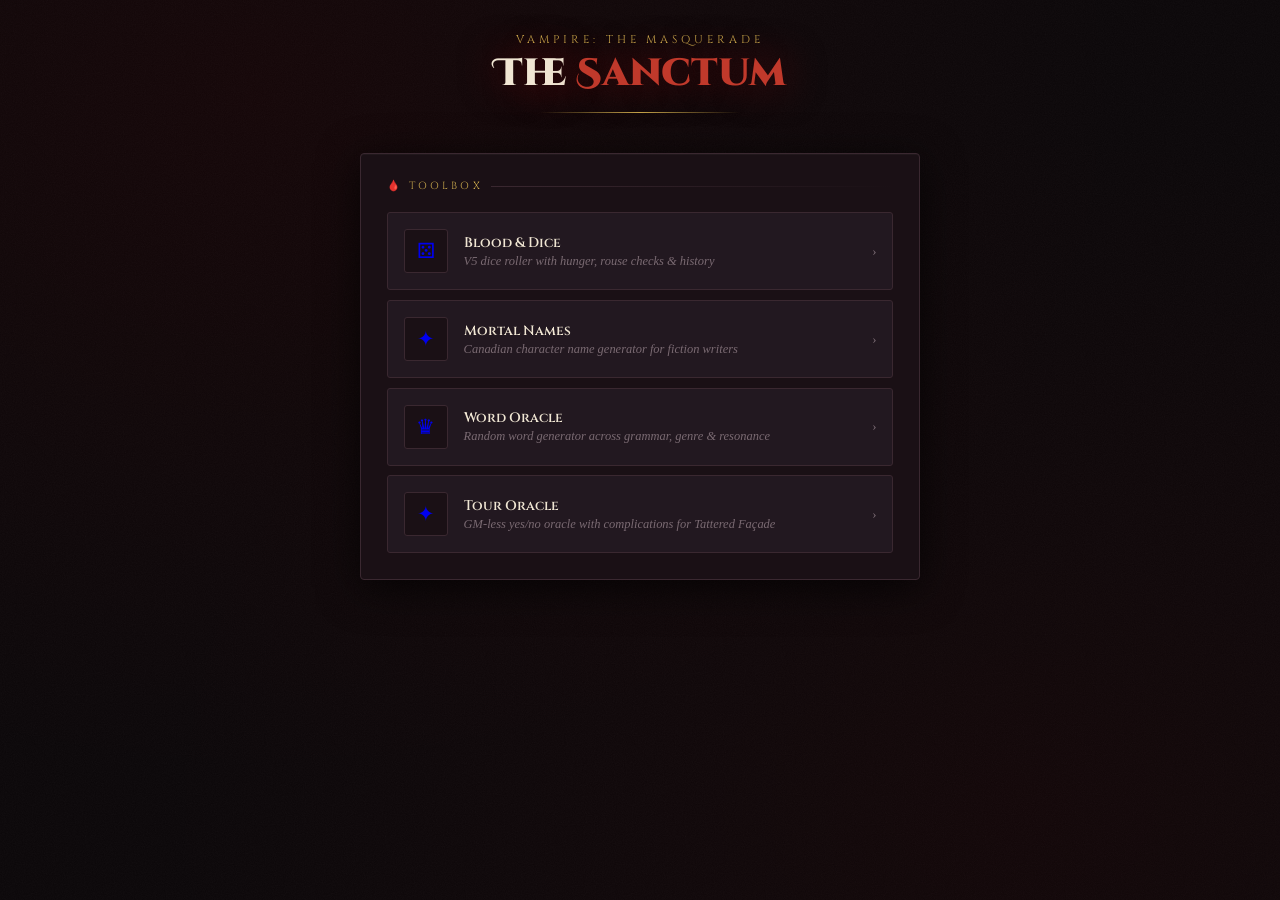
<file: index.html>
<!DOCTYPE html>
<html lang="en">
<head>
<meta charset="UTF-8">
<meta name="viewport" content="width=device-width, initial-scale=1.0, user-scalable=no">
<title>The Sanctum — Vampire: the Masquerade</title>
<link rel="stylesheet" href="shared/style.css">
<link rel="apple-touch-icon" sizes="180x180" href="image/apple-touch-icon.png">
<link rel="icon" type="image/png" sizes="32x32" href="image/favicon-32x32.png">
<link rel="icon" type="image/png" sizes="16x16" href="image/favicon-16x16.png">
<link rel="manifest" href="site.webmanifest">
</head>
<body>
<div class="page">

  <header class="site-header">
    <p class="title-sub">Vampire: the Masquerade</p>
    <h1>The <span>Sanctum</span></h1>
  </header>

  <div class="card">
    <div class="card-title">🩸 Toolbox</div>

    <a class="tool-tile" href="apps/dice.html">
      <div class="tool-icon">⚄</div>
      <div class="tool-info">
        <div class="tool-name">Blood &amp; Dice</div>
        <div class="tool-desc">V5 dice roller with hunger, rouse checks &amp; history</div>
      </div>
      <span class="tool-arrow">›</span>
    </a>

    <a class="tool-tile" href="apps/names.html">
      <div class="tool-icon">✦</div>
      <div class="tool-info">
        <div class="tool-name">Mortal Names</div>
        <div class="tool-desc">Canadian character name generator for fiction writers</div>
      </div>
      <span class="tool-arrow">›</span>
    </a>

    <a class="tool-tile" href="apps/words.html">
      <div class="tool-icon">♛</div>
      <div class="tool-info">
        <div class="tool-name">Word Oracle</div>
        <div class="tool-desc">Random word generator across grammar, genre &amp; resonance</div>
      </div>
      <span class="tool-arrow">›</span>
    </a>

    <a class="tool-tile" href="apps/oracle.html">
      <div class="tool-icon">✦</div>
      <div class="tool-info">
        <div class="tool-name">Tour Oracle</div>
        <div class="tool-desc">GM-less yes/no oracle with complications for Tattered Façade</div>
      </div>
      <span class="tool-arrow">›</span>
    </a>

  </div>
</div>

<style>
  .tool-tile {
    display: flex;
    align-items: center;
    gap: 1rem;
    padding: 1rem;
    border: 1px solid var(--border);
    border-radius: 3px;
    background: var(--panel-light);
    cursor: pointer;
    transition: all 0.15s;
    -webkit-tap-highlight-color: transparent;
    touch-action: manipulation;
    width: 100%;
    text-align: left;
    margin-bottom: 0.6rem;
    text-decoration: none;
  }
  .tool-tile:last-child { margin-bottom: 0; }
  .tool-tile:hover  { border-color: rgba(201,168,76,0.4); background: rgba(201,168,76,0.04); }
  .tool-tile:active { transform: scale(0.98); border-color: var(--blood-light); }
  .tool-icon {
    width: 44px; height: 44px;
    border-radius: 3px;
    border: 1px solid var(--border);
    display: flex; align-items: center; justify-content: center;
    font-size: 1.3rem; flex-shrink: 0;
    background: var(--panel);
  }
  .tool-info  { flex: 1; }
  .tool-name  { font-family: 'Cinzel', serif; font-size: 0.85rem; font-weight: 600; color: var(--ivory); margin-bottom: 2px; }
  .tool-desc  { font-family: 'IM Fell English', serif; font-style: italic; font-size: 0.78rem; color: var(--text-dim); }
  .tool-arrow { font-size: 0.8rem; color: var(--text-dim); }
</style>
</body>
</html>
</file>
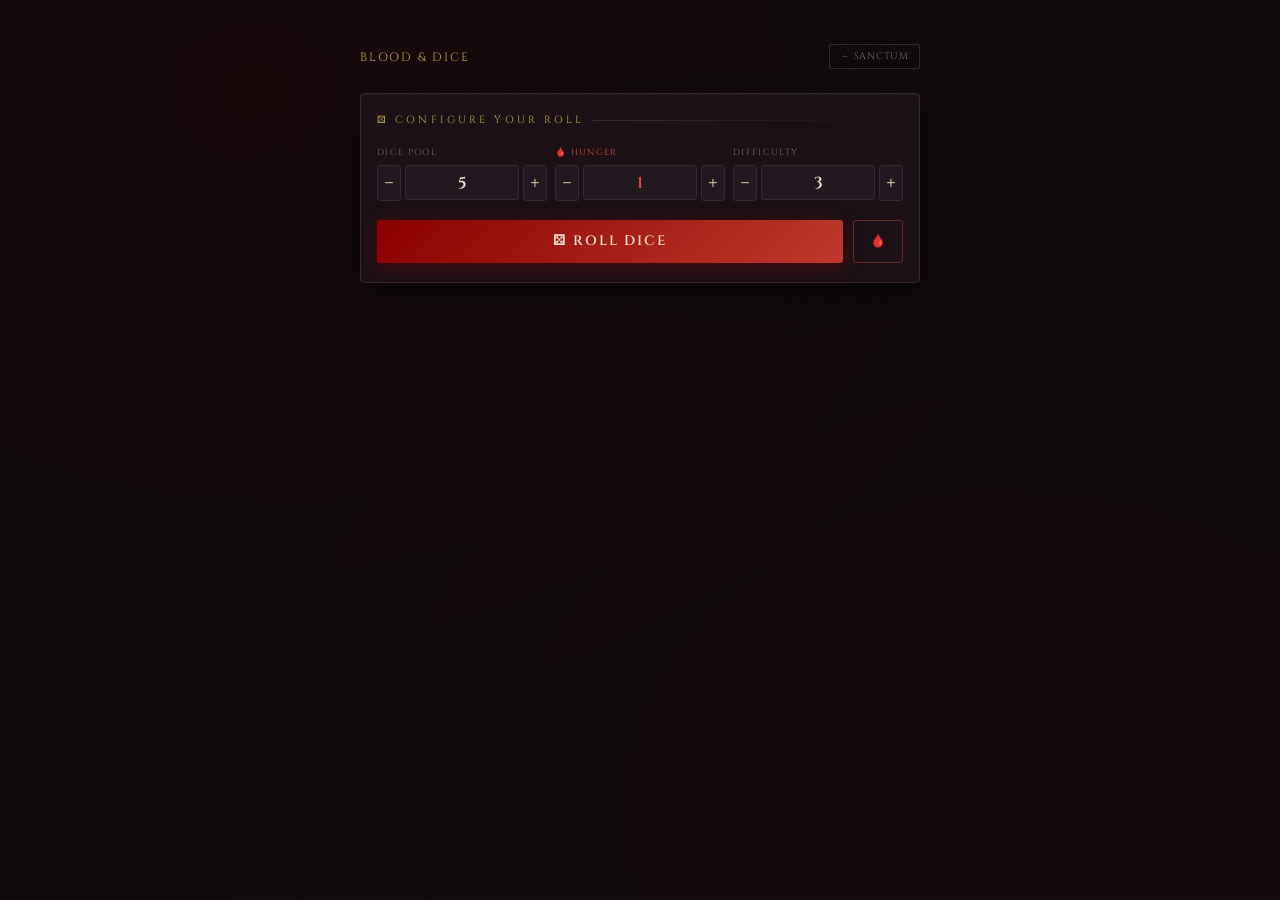
<file: apps/dice.html>
<!DOCTYPE html>
<html lang="en">
<head>
<meta charset="UTF-8">
<meta name="viewport" content="width=device-width, initial-scale=1.0, user-scalable=no">
<title>Blood &amp; Dice — Vampire: the Masquerade</title>
<link rel="stylesheet" href="../shared/style.css">
<style>
  /* Tighter card padding on narrow screens */
  .card { padding: 1.2rem 1rem; }
  /* Narrower steppers to fit 3 columns on phone */
  .step-btn { width: 24px; font-size: 1rem; }
  .stepper input { font-size: 1rem; padding: 0.35rem 0; min-width: 0; }
  .controls-grid {
    display: grid;
    grid-template-columns: repeat(3, 1fr);
    gap: 0.5rem;
    margin-bottom: 1.2rem;
  }
  .control-group label {
    display: block;
    font-family: 'Cinzel', serif;
    font-size: 0.55rem;
    letter-spacing: 0.15em;
    text-transform: uppercase;
    color: var(--text-dim);
    margin-bottom: 0.4rem;
    white-space: nowrap;
    overflow: hidden;
    text-overflow: ellipsis;
  }
  .control-group.hunger label { color: var(--hunger); }
  .control-group.hunger .stepper input { color: var(--hunger); }

  .btn-row { display: flex; gap: 0.6rem; }
  .btn-rouse {
    background: transparent;
    border: 1px solid rgba(231,76,60,0.4);
    border-radius: 3px;
    color: var(--hunger);
    font-family: 'Cinzel', serif;
    font-size: 0.8rem;
    padding: 0.75rem 1rem;
    cursor: pointer;
    transition: all 0.15s;
    -webkit-tap-highlight-color: transparent;
  }
  .btn-rouse:hover  { background: rgba(231,76,60,0.08); border-color: var(--hunger); }
  .btn-rouse:active { transform: scale(0.97); }

  .dice-section { margin-bottom: 0.8rem; }
  .dice-label {
    font-family: 'Cinzel', serif;
    font-size: 0.55rem;
    letter-spacing: 0.25em;
    text-transform: uppercase;
    color: var(--text-dim);
    margin-bottom: 0.5rem;
  }
  .dice-tray { display: flex; flex-wrap: wrap; gap: 8px; }

  .die {
    width: 40px; height: 40px;
    border-radius: 6px;
    display: flex; align-items: center; justify-content: center;
    font-family: 'Cinzel', serif;
    font-size: 1rem; font-weight: 700;
    border: 2px solid;
    position: relative;
    transition: transform 0.15s;
    animation: dieIn 0.2s ease both;
  }
  .die:hover { transform: translateY(-2px) scale(1.05); }
  @keyframes dieIn {
    from { transform: scale(0.5) rotate(-15deg); opacity: 0; }
    to   { transform: scale(1) rotate(0deg); opacity: 1; }
  }

  .die-regular                { background: var(--panel-light); }
  .die-regular.val-10         { border-color: var(--gold);         color: var(--gold);    background: rgba(201,168,76,0.1); }
  .die-regular.success        { border-color: #27ae60;             color: #2ecc71;        background: rgba(46,204,113,0.08); }
  .die-regular.fail           { border-color: var(--border);       color: var(--text-dim); }
  .die-regular.val-1          { border-color: var(--border);       color: var(--text-dim); }
  .die-hunger                 { background: rgba(139,0,0,0.15); }
  .die-hunger.val-10          { border-color: #e67e22;             color: #e67e22;        background: rgba(230,126,34,0.12); }
  .die-hunger.success         { border-color: var(--hunger);       color: var(--hunger);  background: rgba(231,76,60,0.1); }
  .die-hunger.fail            { border-color: rgba(231,76,60,0.3); color: rgba(231,76,60,0.5); }
  .die-hunger.val-1           { border-color: var(--blood-light);  color: var(--blood-light); background: rgba(192,57,43,0.15); }
  .die-skull::after           { content: '☠'; font-size: 0.7rem; position: absolute; bottom: -2px; right: 0; opacity: 0.7; }

  .result-header  { display: flex; align-items: flex-start; justify-content: space-between; margin-bottom: 1rem; }
  .outcome-icon   { width: 44px; height: 44px; border-radius: 6px; display: flex; align-items: center; justify-content: center; font-size: 1.4rem; margin-right: 0.75rem; flex-shrink: 0; }
  .outcome-text   { flex: 1; }
  .outcome-name   { font-family: 'Cinzel Decorative', serif; font-size: clamp(1rem,3.5vw,1.3rem); font-weight: 700; line-height: 1.2; }
  .outcome-desc   { font-size: 0.8rem; color: var(--ivory-dim); font-style: italic; margin-top: 0.2rem; line-height: 1.4; }
  .outcome-count  { text-align: right; }
  .count-big      { font-family: 'Cinzel', serif; font-size: 3rem; font-weight: 700; line-height: 1; }
  .count-vs       { font-family: 'Cinzel', serif; font-size: 0.6rem; letter-spacing: 0.2em; color: var(--text-dim); text-transform: uppercase; }

  .oc-bestial-failure { --oc: var(--blood-light); }
  .oc-total-failure   { --oc: #c0392b; }
  .oc-failure         { --oc: var(--text-dim); }
  .oc-success         { --oc: #2ecc71; }
  .oc-messy-critical  { --oc: #e67e22; }
  .oc-critical        { --oc: var(--gold); }
  .outcome-name  { color: var(--oc); }
  .count-big     { color: var(--oc); }
  .outcome-icon  { border: 1px solid var(--oc); color: var(--oc); }

  .rouse-row     { display: flex; align-items: center; justify-content: space-between; padding: 0.9rem 1.2rem; }
  .rouse-info    { display: flex; align-items: center; gap: 0.75rem; }
  .rouse-title   { font-family: 'Cinzel', serif; font-size: 0.9rem; font-weight: 600; }
  .rouse-sub     { font-size: 0.75rem; color: var(--ivory-dim); font-style: italic; }
  .rouse-die     { width: 44px; height: 44px; border-radius: 6px; border: 2px solid; display: flex; align-items: center; justify-content: center; font-family: 'Cinzel', serif; font-size: 1.2rem; font-weight: 700; }
  .rouse-win     { border-color: #27ae60; color: #2ecc71; background: rgba(46,204,113,0.08); }
  .rouse-lose    { border-color: var(--blood-light); color: var(--hunger); background: rgba(192,57,43,0.1); }
  .rouse-win-card  { border-color: rgba(46,204,113,0.3) !important; }
  .rouse-lose-card { border-color: rgba(192,57,43,0.3) !important; }

  .history-row   { display: flex; align-items: center; justify-content: space-between; padding: 0.5rem 0; border-bottom: 1px solid rgba(58,40,48,0.5); }
  .history-row:last-child { border-bottom: none; }
  .history-outcome { font-family: 'Cinzel', serif; font-size: 0.7rem; font-weight: 600; }
  .history-meta  { font-size: 0.68rem; color: var(--text-dim); font-family: 'Cinzel', serif; }
</style>
</head>
<body>
<div class="page">

  <nav class="back-nav">
    <span class="back-nav-title">Blood &amp; Dice</span>
    <a class="back-btn" href="../index.html">← Sanctum</a>
  </nav>

  <div class="card">
    <div class="card-title">⚄ Configure Your Roll</div>
    <div class="controls-grid">
      <div class="control-group">
        <label>Dice Pool</label>
        <div class="stepper">
          <button class="step-btn" onclick="adjust('pool',-1)">−</button>
          <input type="number" id="pool" min="1" max="30" value="5" oninput="clamp(this,1,30)">
          <button class="step-btn" onclick="adjust('pool',1)">+</button>
        </div>
      </div>
      <div class="control-group hunger">
        <label>🩸 Hunger</label>
        <div class="stepper">
          <button class="step-btn" onclick="adjust('hunger',-1)">−</button>
          <input type="number" id="hunger" min="0" max="5" value="1" oninput="clamp(this,0,5)">
          <button class="step-btn" onclick="adjust('hunger',1)">+</button>
        </div>
      </div>
      <div class="control-group">
        <label>Difficulty</label>
        <div class="stepper">
          <button class="step-btn" onclick="adjust('difficulty',-1)">−</button>
          <input type="number" id="difficulty" min="1" max="15" value="3" oninput="clamp(this,1,15)">
          <button class="step-btn" onclick="adjust('difficulty',1)">+</button>
        </div>
      </div>
    </div>
    <div class="btn-row">
      <button class="btn btn-primary" id="roll-btn" onclick="doRoll()" style="flex:1">⚄ Roll Dice</button>
      <button class="btn-rouse" onclick="doRouse()" title="Rouse Check">🩸</button>
      <button class="btn btn-secondary" id="reroll-btn" onclick="doRoll()" title="Re-roll" style="display:none;padding:0.75rem 1rem">↺</button>
    </div>
  </div>

  <div class="card animate-in" id="rouse-card" style="display:none; margin-top:1rem;">
    <div class="rouse-row" id="rouse-content"></div>
  </div>

  <div class="card animate-in" id="result-card" style="display:none; margin-top:1rem;">
    <div id="result-content"></div>
  </div>

  <div class="card" id="history-card" style="display:none; margin-top:1rem;">
    <div class="card-title">📜 Roll History</div>
    <div id="history-list"></div>
  </div>

</div>
<script>
function haptic(t) {
  if (!navigator.vibrate) return;
  if (t === 'roll') navigator.vibrate([10,30,20]);
  else navigator.vibrate(8);
}
function d10() { return Math.floor(Math.random()*10)+1; }

function rollV5(pool, hungerCount, difficulty) {
  const hunger = Math.min(hungerCount, pool);
  const dice = [];
  for (let i=0; i<pool-hunger; i++) dice.push({value:d10(), isHunger:false});
  for (let i=0; i<hunger; i++) dice.push({value:d10(), isHunger:true});
  const tens = dice.filter(d=>d.value===10);
  const regularSuccesses = dice.filter(d=>d.value>=6&&d.value<=9).length;
  const critPairs = Math.floor(tens.length/2);
  const totalSuccesses = regularSuccesses + tens.length + critPairs*2;
  const hasHungerTen = tens.some(d=>d.isHunger);
  const hasHungerOne = dice.some(d=>d.isHunger&&d.value===1);
  let outcome;
  if (totalSuccesses >= difficulty) {
    if (critPairs>0 && hasHungerTen) outcome='messy-critical';
    else if (critPairs>0) outcome='critical';
    else outcome='success';
  } else {
    if (hasHungerOne) outcome='bestial-failure';
    else if (totalSuccesses===0) outcome='total-failure';
    else outcome='failure';
  }
  return {dice, totalSuccesses, critPairs, margin:Math.max(0,totalSuccesses-difficulty), outcome, difficulty, poolSize:pool, hungerDice:hunger};
}

const OUTCOMES = {
  'bestial-failure': {label:'Bestial Failure', icon:'☠', desc:'The Beast rears its ugly head. You fail, and something terrible happens.'},
  'total-failure':   {label:'Total Failure',   icon:'✕', desc:'Complete failure. No successes at all.'},
  'failure':         {label:'Failure',          icon:'—', desc:"You didn't meet the difficulty threshold."},
  'success':         {label:'Success',          icon:'✦', desc:'You succeeded at your task.'},
  'messy-critical':  {label:'Messy Critical',   icon:'🩸', desc:'A stunning success — but the Beast leaves its mark.'},
  'critical':        {label:'Critical',         icon:'♛', desc:'An extraordinary success! Critical pairs grant bonus successes.'}
};

function dieClass(die) {
  const b = die.isHunger ? 'die-hunger' : 'die-regular';
  if (die.value===10) return b+' val-10';
  if (die.value>=6) return b+' success';
  if (die.value===1 && die.isHunger) return b+' val-1 die-skull';
  if (die.value===1) return b+' val-1';
  return b+' fail';
}

const history = [];

function adjust(id, delta) {
  haptic('tap');
  const el = document.getElementById(id);
  const limits = {pool:[1,30], hunger:[0,5], difficulty:[1,15]};
  const [min,max] = limits[id];
  el.value = Math.max(min, Math.min(max, parseInt(el.value||0)+delta));
}
function clamp(el, min, max) {
  const v = parseInt(el.value);
  if (!isNaN(v)) el.value = Math.max(min, Math.min(max, v));
}

function doRoll() {
  haptic('roll');
  const pool = parseInt(document.getElementById('pool').value)||5;
  const hunger = parseInt(document.getElementById('hunger').value)||0;
  const difficulty = parseInt(document.getElementById('difficulty').value)||3;
  const btn = document.getElementById('roll-btn');
  btn.disabled = true; btn.textContent = 'Rolling…';
  setTimeout(() => {
    const r = rollV5(pool, hunger, difficulty);
    history.unshift(r);
    if (history.length>20) history.pop();
    renderResult(r);
    renderHistory();
    btn.disabled = false;
    btn.innerHTML = '⚄ Roll Dice';
    document.getElementById('reroll-btn').style.display = '';
  }, 120);
}

function doRouse() {
  haptic('roll');
  const v = d10();
  const win = v >= 6;
  const card = document.getElementById('rouse-card');
  card.style.display = '';
  card.className = 'card animate-in ' + (win ? 'rouse-win-card' : 'rouse-lose-card');
  document.getElementById('rouse-content').innerHTML =
    '<div class="rouse-info"><span style="font-size:1.2rem">' + (win?'✦':'🩸') + '</span>' +
    '<div><div class="rouse-title">Rouse Check</div>' +
    '<div class="rouse-sub">' + (win?'Success — No Hunger increase':'Failure — Hunger rises by 1') + '</div></div></div>' +
    '<div class="rouse-die ' + (win?'rouse-win':'rouse-lose') + '">' + v + '</div>';
}

function renderResult(r) {
  const meta = OUTCOMES[r.outcome];
  const oc = r.outcome;
  const sorted = [...r.dice].sort((a,b) => {
    const rank = d => d.value===10?3:d.value>=6?2:1;
    return rank(b)-rank(a) || (a.isHunger?1:0)-(b.isHunger?1:0);
  });
  const diceHTML = sorted.map((d,i) =>
    '<div class="die '+dieClass(d)+'" style="animation-delay:'+i*40+'ms">'+(d.value===10?'10':d.value)+'</div>'
  ).join('');
  const regularCount = r.poolSize - r.hungerDice;
  const diceDesc = [
    regularCount>0 ? regularCount+' regular' : '',
    r.hungerDice>0 ? '<span style="color:var(--hunger)">'+r.hungerDice+' hunger</span>' : ''
  ].filter(Boolean).join(' + ');
  let badges = '<span class="badge badge-neutral">'+r.totalSuccesses+' success'+(r.totalSuccesses!==1?'es':'')+'</span>';
  if (r.critPairs>0) badges += '<span class="badge badge-gold">'+r.critPairs+' critical pair'+(r.critPairs>1?'s':'')+'</span>';
  if (r.margin>0) badges += '<span class="badge badge-green">+'+r.margin+' margin</span>';

  const card = document.getElementById('result-card');
  card.style.display = '';
  card.className = 'card animate-in';
  document.getElementById('result-content').innerHTML =
    '<div class="result-header oc-'+oc+'">' +
    '<div class="outcome-icon">'+meta.icon+'</div>' +
    '<div class="outcome-text"><div class="outcome-name">'+meta.label+'</div><div class="outcome-desc">'+meta.desc+'</div></div>' +
    '<div class="outcome-count oc-'+oc+'"><div class="count-big">'+r.totalSuccesses+'</div><div class="count-vs">vs '+r.difficulty+'</div></div>' +
    '</div><div class="divider"></div>' +
    '<div class="dice-section"><div class="dice-label">'+diceDesc+'</div><div class="dice-tray">'+diceHTML+'</div></div>' +
    '<div class="badges">'+badges+'</div>';
  void card.offsetWidth;
}

function renderHistory() {
  if (history.length < 2) return;
  document.getElementById('history-card').style.display = '';
  const colorMap = {'bestial-failure':'var(--blood-light)','total-failure':'#c0392b','failure':'var(--text-dim)','success':'#2ecc71','messy-critical':'#e67e22','critical':'var(--gold)'};
  document.getElementById('history-list').innerHTML = history.slice(1,8).map(r => {
    const meta = OUTCOMES[r.outcome];
    return '<div class="history-row"><span class="history-outcome" style="color:'+colorMap[r.outcome]+'">'+meta.icon+' '+meta.label+'</span><span class="history-meta">'+r.totalSuccesses+' vs '+r.difficulty+' · '+r.poolSize+'d ('+r.hungerDice+'h)</span></div>';
  }).join('');
}
</script>
</body>
</html>
</file>
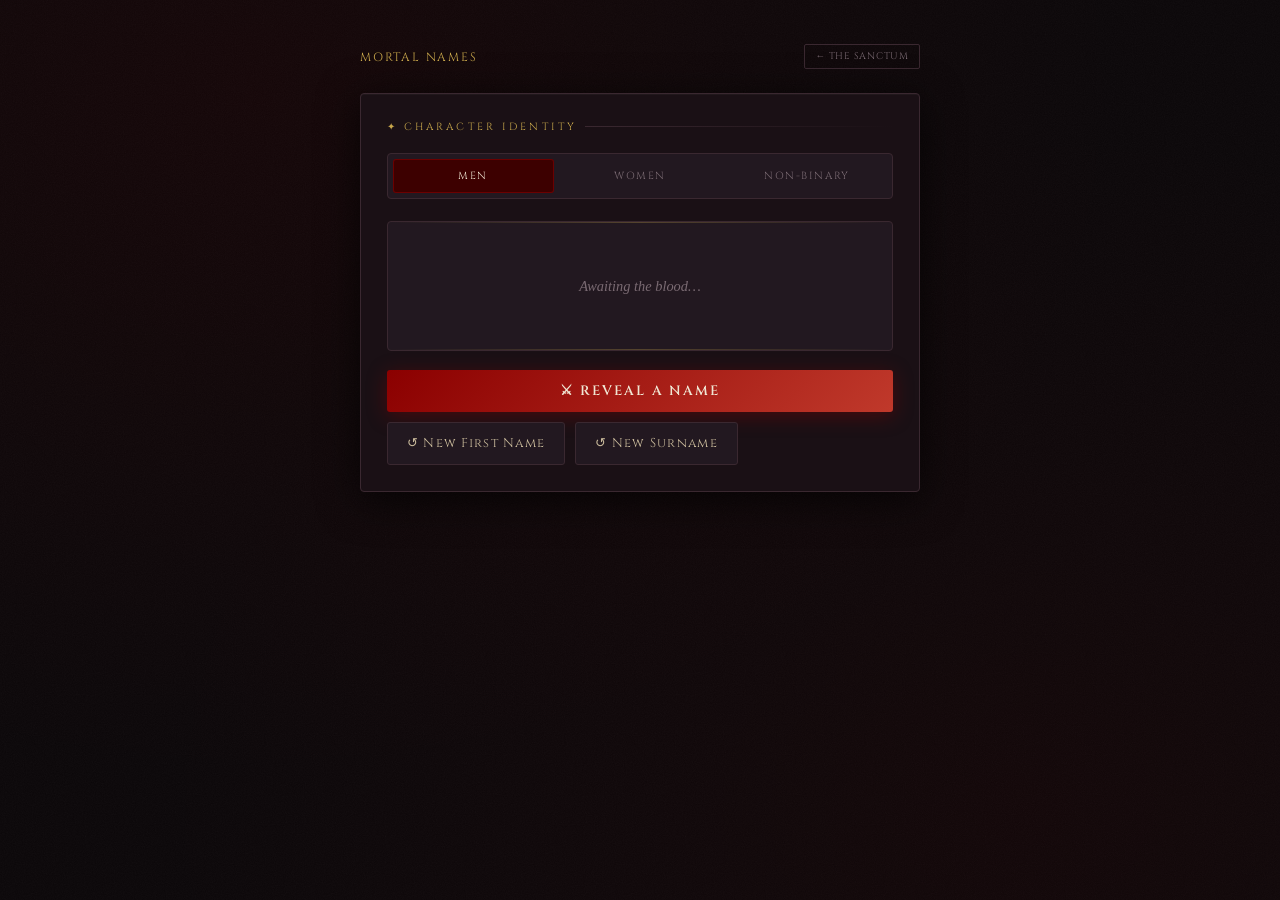
<file: apps/names.html>
<!DOCTYPE html>
<html lang="en">
<head>
<meta charset="UTF-8">
<meta name="viewport" content="width=device-width, initial-scale=1.0, user-scalable=no">
<title>Mortal Names — Vampire: the Masquerade</title>
<link rel="stylesheet" href="../shared/style.css">
<style>
  .seg {
    display: flex;
    gap: 6px;
    background: var(--panel-light);
    border: 1px solid var(--border);
    border-radius: 4px;
    padding: 5px;
    margin-bottom: 1.4rem;
  }
  .seg button {
    flex: 1;
    padding: 9px 4px;
    font-family: 'Cinzel', serif;
    font-size: 0.65rem;
    letter-spacing: 0.15em;
    text-transform: uppercase;
    border: 1px solid transparent;
    background: transparent;
    border-radius: 3px;
    cursor: pointer;
    color: var(--text-dim);
    transition: all 0.15s;
    -webkit-tap-highlight-color: transparent;
    touch-action: manipulation;
  }
  .seg button.active {
    background: var(--blood-pale);
    border-color: rgba(139,0,0,0.6);
    color: var(--ivory);
  }
  .seg button:active { transform: scale(0.96); }

  .name-display {
    text-align: center;
    padding: 1.8rem 1rem;
    border: 1px solid var(--border);
    border-radius: 4px;
    background: var(--panel-light);
    margin-bottom: 1.2rem;
    min-height: 130px;
    display: flex;
    flex-direction: column;
    align-items: center;
    justify-content: center;
    gap: 6px;
    position: relative;
    overflow: hidden;
  }
  .name-display::before {
    content: '';
    position: absolute;
    top: 0; left: 0; right: 0; height: 1px;
    background: linear-gradient(90deg, transparent, rgba(201,168,76,0.3), transparent);
  }
  .name-display::after {
    content: '';
    position: absolute;
    bottom: 0; left: 0; right: 0; height: 1px;
    background: linear-gradient(90deg, transparent, rgba(201,168,76,0.3), transparent);
  }
  .name-first {
    font-family: 'Cinzel Decorative', serif;
    font-size: clamp(1.8rem, 7vw, 2.8rem);
    font-weight: 700;
    color: var(--ivory);
    line-height: 1;
    text-shadow: 0 0 30px rgba(201,168,76,0.25);
  }
  .name-last {
    font-family: 'Cinzel', serif;
    font-size: clamp(1rem, 4vw, 1.5rem);
    font-weight: 600;
    color: var(--gold);
    letter-spacing: 0.08em;
  }
  .name-placeholder {
    font-family: 'IM Fell English', serif;
    font-style: italic;
    font-size: 0.9rem;
    color: var(--text-dim);
  }
  .name-gender-tag {
    font-family: 'Cinzel', serif;
    font-size: 0.55rem;
    letter-spacing: 0.3em;
    text-transform: uppercase;
    color: var(--text-dim);
    margin-top: 4px;
    border: 1px solid var(--border);
    padding: 2px 10px;
    border-radius: 20px;
  }
  .name-flash { animation: nameReveal 0.3s ease both; }
  @keyframes nameReveal {
    from { opacity: 0; transform: translateY(6px); }
    to   { opacity: 1; transform: translateY(0); }
  }

  .btn-row { display: flex; gap: 0.6rem; }

  .history-row {
    display: flex;
    align-items: center;
    justify-content: space-between;
    padding: 0.55rem 0;
    border-bottom: 1px solid rgba(58,40,48,0.5);
  }
  .history-row:last-child { border-bottom: none; }
  .history-name   { font-family: 'Cinzel', serif; font-size: 0.75rem; color: var(--ivory); }
  .history-gender {
    font-family: 'Cinzel', serif;
    font-size: 0.6rem;
    letter-spacing: 0.2em;
    text-transform: uppercase;
    color: var(--text-dim);
    border: 1px solid var(--border);
    padding: 2px 8px;
    border-radius: 20px;
  }
</style>
</head>
<body>
<div class="page">

  <nav class="back-nav">
    <span class="back-nav-title">Mortal Names</span>
    <a class="back-btn" href="../index.html">← The Sanctum</a>
  </nav>

  <div class="card" id="main-card">
    <div class="card-title">✦ Character Identity</div>
    <div class="loading" id="loading-msg">Consulting the registry…</div>

    <div id="app-content" style="display:none">
      <div class="seg" id="gender-seg">
        <button class="active" onclick="setGender('male', this)">Men</button>
        <button onclick="setGender('female', this)">Women</button>
        <button onclick="setGender('nonbinary', this)">Non-binary</button>
      </div>

      <div class="name-display" id="name-display">
        <div class="name-placeholder">Awaiting the blood…</div>
      </div>

      <button class="btn btn-primary" onclick="generate()" style="margin-bottom:0.6rem">⚔ Reveal a Name</button>

      <div class="btn-row">
        <button class="btn btn-secondary" onclick="newFirst()">↺ New First Name</button>
        <button class="btn btn-secondary" onclick="newLast()">↺ New Surname</button>
      </div>
    </div>
  </div>

  <div class="card animate-in" id="history-card" style="display:none; margin-top:1rem;">
    <div class="card-title">📜 Name Registry</div>
    <div id="history-list"></div>
  </div>

</div>
<script>
let namesData = null;
let gender    = 'male';
let curFirst  = '';
let curLast   = '';
const history = [];

const genderLabels = { male: 'Male', female: 'Female', nonbinary: 'Non-binary' };

function haptic(t) {
  if (!navigator.vibrate) return;
  if (t === 'generate') navigator.vibrate([10,30,20]);
  else navigator.vibrate(t === 'swap' ? 15 : 8);
}

fetch('../data/names.json')
  .then(r => r.json())
  .then(data => {
    namesData = data;
    document.getElementById('loading-msg').style.display = 'none';
    document.getElementById('app-content').style.display = '';
  })
  .catch(() => {
    document.getElementById('loading-msg').textContent = 'Failed to load names. Please refresh.';
  });

function rand(arr) { return arr[Math.floor(Math.random()*arr.length)]; }

function setGender(g, btn) {
  haptic('tab');
  gender = g;
  document.querySelectorAll('.seg button').forEach(b => b.classList.remove('active'));
  btn.classList.add('active');
}

function generate() {
  if (!namesData) return;
  haptic('generate');
  curFirst = rand(namesData[gender]);
  curLast  = rand(namesData.surnames);
  showName();
  addHistory();
}

function newFirst() {
  if (!namesData) return;
  if (!curLast) { generate(); return; }
  haptic('swap');
  curFirst = rand(namesData[gender]);
  showName();
  updateLastHistory();
}

function newLast() {
  if (!namesData) return;
  if (!curFirst) { generate(); return; }
  haptic('swap');
  curLast = rand(namesData.surnames);
  showName();
  updateLastHistory();
}

function showName() {
  document.getElementById('name-display').innerHTML =
    '<div class="name-first name-flash">' + curFirst + '</div>' +
    '<div class="name-last name-flash" style="animation-delay:0.05s">' + curLast + '</div>' +
    '<div class="name-gender-tag name-flash" style="animation-delay:0.1s">' + genderLabels[gender] + '</div>';
}

function addHistory() {
  history.unshift({first:curFirst, last:curLast, gender:genderLabels[gender]});
  if (history.length > 20) history.pop();
  renderHistory();
}

function updateLastHistory() {
  if (history.length > 0) {
    history[0] = {first:curFirst, last:curLast, gender:genderLabels[gender]};
    renderHistory();
  }
}

function renderHistory() {
  if (history.length < 2) return;
  document.getElementById('history-card').style.display = '';
  document.getElementById('history-list').innerHTML = history.slice(1,10).map(h =>
    '<div class="history-row">' +
    '<span class="history-name">' + h.first + ' ' + h.last + '</span>' +
    '<span class="history-gender">' + h.gender + '</span>' +
    '</div>'
  ).join('');
}
</script>
</body>
</html>
</file>
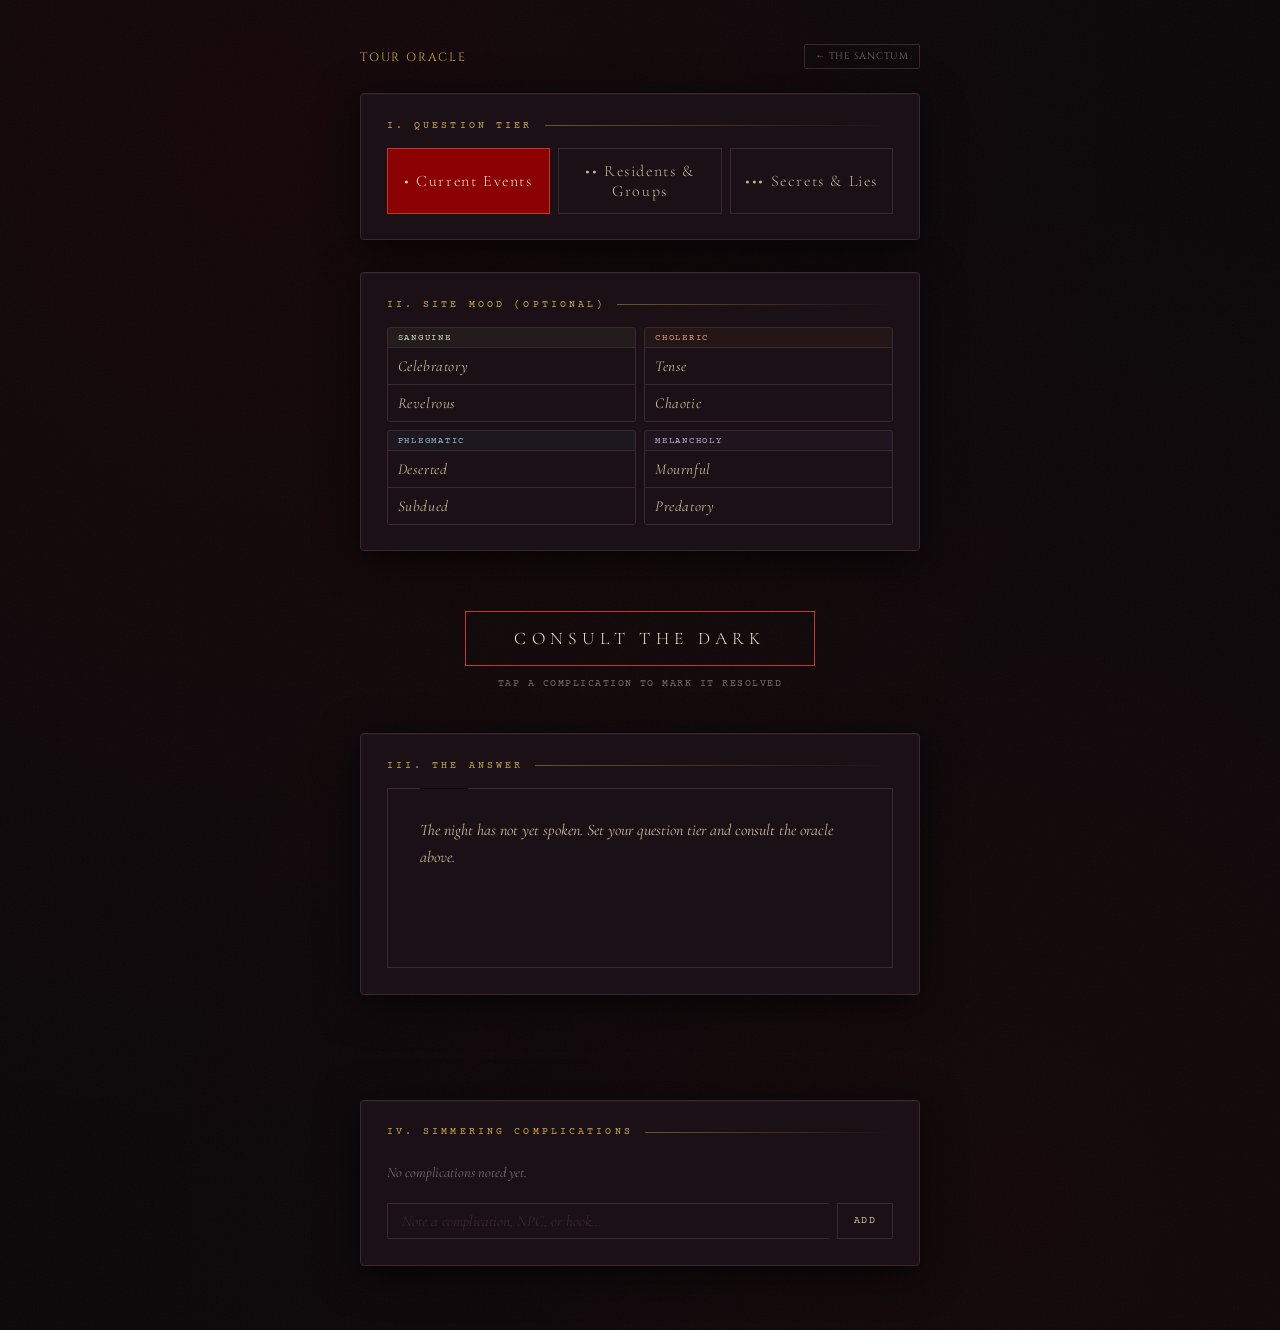
<file: apps/oracle.html>
<!DOCTYPE html>
<html lang="en">
<head>
<meta charset="UTF-8">
<meta name="viewport" content="width=device-width, initial-scale=1.0, user-scalable=no">
<title>Tour Oracle — Vampire: the Masquerade</title>
<link rel="stylesheet" href="../shared/style.css">
<style>
  /* Oracle uses Cormorant Garamond for its distinctive feel */
  @import url('https://fonts.googleapis.com/css2?family=Cormorant+Garamond:ital,wght@0,300;0,400;0,600;1,300;1,400&family=Courier+Prime:ital@0;1&display=swap');

  .oracle-body { font-family: 'Cormorant Garamond', serif; }

  .section-label {
    font-family: 'Courier Prime', monospace;
    font-size: 0.65rem;
    letter-spacing: 0.3em;
    text-transform: uppercase;
    color: var(--gold);
    margin-bottom: 16px;
    display: flex;
    align-items: center;
    gap: 12px;
  }
  .section-label::after {
    content: '';
    flex: 1;
    height: 1px;
    background: linear-gradient(to right, var(--gold-dim, #6b5425), transparent);
  }

  .oracle-section { margin-bottom: 44px; }

  .dice-group {
    display: grid;
    grid-template-columns: repeat(3, 1fr);
    gap: 8px;
  }
  .dice-btn {
    background: transparent;
    border: 1px solid var(--border);
    color: var(--ivory-dim);
    font-family: 'Cormorant Garamond', serif;
    font-size: 1rem;
    font-weight: 300;
    letter-spacing: 0.1em;
    padding: 12px 8px;
    cursor: pointer;
    transition: all 0.25s ease;
    position: relative;
    overflow: hidden;
    -webkit-tap-highlight-color: transparent;
    touch-action: manipulation;
  }
  .dice-btn::before {
    content: '';
    position: absolute;
    inset: 0;
    background: var(--blood);
    transform: scaleY(0);
    transform-origin: bottom;
    transition: transform 0.25s ease;
    z-index: 0;
  }
  .dice-btn span { position: relative; z-index: 1; }
  .dice-btn:hover { border-color: var(--blood-light); color: var(--ivory); }
  .dice-btn:hover::before { transform: scaleY(1); }
  .dice-btn.active { border-color: var(--blood-light); color: var(--ivory); background: var(--blood); }

  .resonance-grid {
    display: grid;
    grid-template-columns: repeat(2, 1fr);
    gap: 8px;
  }
  .resonance-quadrant {
    border: 1px solid var(--border);
    border-radius: 3px;
    overflow: hidden;
  }
  .resonance-label {
    font-family: 'Courier Prime', monospace;
    font-size: 0.55rem;
    letter-spacing: 0.2em;
    text-transform: uppercase;
    padding: 5px 10px 4px;
    border-bottom: 1px solid var(--border);
    display: block;
  }
  .resonance-label.sanguine   { color: #c9d4b5; background: rgba(180,200,130,0.06); }
  .resonance-label.choleric   { color: #e09070; background: rgba(200,100,60,0.06); }
  .resonance-label.phlegmatic { color: #90b8c8; background: rgba(80,140,180,0.06); }
  .resonance-label.melancholy { color: #b0a8c8; background: rgba(120,100,180,0.06); }

  .mood-pair { display: flex; flex-direction: column; }
  .mood-btn {
    background: transparent;
    border: none;
    border-bottom: 1px solid var(--border);
    color: var(--ivory-dim);
    font-family: 'Cormorant Garamond', serif;
    font-size: clamp(0.8rem, 3.5vw, 0.95rem);
    font-style: italic;
    padding: 9px 10px;
    cursor: pointer;
    transition: all 0.2s ease;
    text-align: left;
    letter-spacing: 0.04em;
    width: 100%;
    -webkit-tap-highlight-color: transparent;
    touch-action: manipulation;
  }
  .mood-btn:last-child { border-bottom: none; }
  .mood-btn:hover  { color: var(--ivory); background: rgba(255,255,255,0.03); }
  .mood-btn.active { color: var(--gold);  background: rgba(184,150,62,0.08); }

  .roll-area { text-align: center; margin: 44px 0; }
  .roll-btn {
    background: transparent;
    border: 1px solid var(--blood-light);
    color: var(--ivory);
    font-family: 'Cormorant Garamond', serif;
    font-size: 1.1rem;
    font-weight: 300;
    letter-spacing: 0.3em;
    text-transform: uppercase;
    padding: 16px 48px;
    cursor: pointer;
    transition: all 0.3s ease;
    position: relative;
    overflow: hidden;
    -webkit-tap-highlight-color: transparent;
    touch-action: manipulation;
  }
  .roll-btn::before {
    content: '';
    position: absolute;
    inset: 0;
    background: var(--blood);
    transform: scaleX(0);
    transform-origin: left;
    transition: transform 0.3s ease;
    z-index: 0;
  }
  .roll-btn span { position: relative; z-index: 1; }
  .roll-btn:hover::before { transform: scaleX(1); }
  .roll-btn:active { transform: scale(0.98); }

  .output {
    min-height: 180px;
    border: 1px solid var(--border);
    padding: 28px 32px;
    position: relative;
  }
  .output::before {
    content: '';
    position: absolute;
    top: -1px; left: 32px;
    width: 48px; height: 1px;
    background: var(--shadow);
  }
  .output-empty {
    color: var(--ivory-dim);
    font-style: italic;
    font-size: 1rem;
    line-height: 1.7;
    font-family: 'Cormorant Garamond', serif;
  }

  .result-dice {
    font-family: 'Courier Prime', monospace;
    font-size: 0.65rem;
    letter-spacing: 0.2em;
    color: var(--gold);
    text-transform: uppercase;
    margin-bottom: 16px;
    opacity: 0.7;
  }
  .result-answer {
    font-family: 'Cormorant Garamond', serif;
    font-size: 1.25rem;
    font-weight: 400;
    color: var(--ivory);
    line-height: 1.5;
    margin-bottom: 12px;
  }
  .result-answer.yes     { color: #c9d4b5; }
  .result-answer.yes-and { color: #d4c9b5; }
  .result-answer.yes-but { color: var(--ivory); }
  .result-answer.no-but  { color: #b5c0c9; }
  .result-answer.no      { color: #c9b5b5; }
  .result-answer.no-and  { color: var(--blood-light); }

  .result-detail {
    font-family: 'Cormorant Garamond', serif;
    font-size: 0.95rem;
    font-style: italic;
    color: var(--ivory-dim);
    line-height: 1.65;
    border-left: 2px solid var(--border);
    padding-left: 16px;
    margin-bottom: 16px;
  }
  .result-complication {
    font-family: 'Courier Prime', monospace;
    font-size: 0.72rem;
    letter-spacing: 0.1em;
    color: var(--blood-light);
    text-transform: uppercase;
    margin-top: 14px;
    padding-top: 14px;
    border-top: 1px solid var(--border);
  }
  .result-complication::before { content: 'COMPLICATION: '; }

  hr.oracle-divider { border: none; border-top: 1px solid var(--border); margin: 44px 0; }

  .hint {
    font-family: 'Courier Prime', monospace;
    font-size: 0.62rem;
    letter-spacing: 0.15em;
    color: var(--text-dim);
    text-transform: uppercase;
    text-align: center;
    margin-top: -32px;
    margin-bottom: 44px;
  }

  .pool-list { list-style: none; display: flex; flex-direction: column; }
  .pool-item {
    display: flex;
    align-items: baseline;
    gap: 12px;
    padding: 10px 0;
    border-bottom: 1px solid rgba(58,40,48,0.5);
    font-family: 'Cormorant Garamond', serif;
    font-size: 0.95rem;
    color: var(--ivory-dim);
    cursor: pointer;
    transition: color 0.2s;
    -webkit-tap-highlight-color: transparent;
    touch-action: manipulation;
  }
  .pool-item:last-child { border-bottom: none; }
  .pool-item:hover { color: var(--ivory); }
  .pool-item.resolved { text-decoration: line-through; color: var(--border); }
  .pool-num {
    font-family: 'Courier Prime', monospace;
    font-size: 0.6rem;
    color: var(--gold);
    opacity: 0.6;
    min-width: 24px;
  }

  .pool-add { display: flex; gap: 8px; margin-top: 12px; }
  .pool-input {
    flex: 1;
    background: transparent;
    border: 1px solid var(--border);
    border-right: none;
    color: var(--ivory);
    font-family: 'Cormorant Garamond', serif;
    font-size: 0.95rem;
    font-style: italic;
    padding: 8px 14px;
    outline: none;
  }
  .pool-input::placeholder { color: var(--border); }
  .pool-input:focus { border-color: var(--gold); }
  .pool-add-btn {
    background: transparent;
    border: 1px solid var(--border);
    color: var(--ivory-dim);
    font-family: 'Courier Prime', monospace;
    font-size: 0.65rem;
    letter-spacing: 0.15em;
    padding: 8px 16px;
    cursor: pointer;
    transition: all 0.2s;
    text-transform: uppercase;
    -webkit-tap-highlight-color: transparent;
    touch-action: manipulation;
  }
  .pool-add-btn:hover { border-color: var(--gold); color: var(--gold); }

  @keyframes fadeUp {
    from { opacity: 0; transform: translateY(8px); }
    to   { opacity: 1; transform: translateY(0); }
  }
  .oracle-animate { animation: fadeUp 0.35s ease forwards; }
</style>
</head>
<body>
<div class="page oracle-body">

  <nav class="back-nav">
    <span class="back-nav-title">Tour Oracle</span>
    <a class="back-btn" href="../index.html">← The Sanctum</a>
  </nav>

  <!-- Tier -->
  <div class="card" style="margin-bottom:1rem">
    <div class="section-label">I. Question Tier</div>
    <div class="dice-group">
      <button class="dice-btn active" onclick="setTier(1,this)"><span>• Current Events</span></button>
      <button class="dice-btn" onclick="setTier(2,this)"><span>•• Residents &amp; Groups</span></button>
      <button class="dice-btn" onclick="setTier(3,this)"><span>••• Secrets &amp; Lies</span></button>
    </div>
  </div>

  <!-- Mood -->
  <div class="card" style="margin-bottom:1rem">
    <div class="section-label">II. Site Mood (optional)</div>
    <div class="resonance-grid">

      <!-- Sanguine: celebratory, happy, enthusiastic -->
      <div class="resonance-quadrant">
        <span class="resonance-label sanguine">Sanguine</span>
        <div class="mood-pair">
          <button class="mood-btn" onclick="setMood('celebratory',this)">Celebratory</button>
          <button class="mood-btn" onclick="setMood('revelrous',this)">Revelrous</button>
        </div>
      </div>

      <!-- Choleric: angry, tense, passionate -->
      <div class="resonance-quadrant">
        <span class="resonance-label choleric">Choleric</span>
        <div class="mood-pair">
          <button class="mood-btn" onclick="setMood('tense',this)">Tense</button>
          <button class="mood-btn" onclick="setMood('chaotic',this)">Chaotic</button>
        </div>
      </div>

      <!-- Phlegmatic: lazy, apathetic, calm -->
      <div class="resonance-quadrant">
        <span class="resonance-label phlegmatic">Phlegmatic</span>
        <div class="mood-pair">
          <button class="mood-btn" onclick="setMood('deserted',this)">Deserted</button>
          <button class="mood-btn" onclick="setMood('subdued',this)">Subdued</button>
        </div>
      </div>

      <!-- Melancholy: depressed, intellectual, scared -->
      <div class="resonance-quadrant">
        <span class="resonance-label melancholy">Melancholy</span>
        <div class="mood-pair">
          <button class="mood-btn" onclick="setMood('mournful',this)">Mournful</button>
          <button class="mood-btn" onclick="setMood('predatory',this)">Predatory</button>
        </div>
      </div>

    </div>
  </div>

  <!-- Roll -->
  <div class="roll-area">
    <button class="roll-btn" onclick="rollOracle()"><span>Consult the Dark</span></button>
  </div>

  <p class="hint">Tap a complication to mark it resolved</p>

  <!-- Answer -->
  <div class="card" style="margin-bottom:1rem">
    <div class="section-label">III. The Answer</div>
    <div class="output" id="oracle-output">
      <p class="output-empty">The night has not yet spoken. Set your question tier and consult the oracle above.</p>
    </div>
  </div>

  <hr class="oracle-divider">

  <!-- Complications pool -->
  <div class="card">
    <div class="section-label">IV. Simmering Complications</div>
    <ul class="pool-list" id="pool-list"></ul>
    <div class="pool-add">
      <input class="pool-input" id="pool-input" type="text" placeholder="Note a complication, NPC, or hook…">
      <button class="pool-add-btn" onclick="addComplication()">Add</button>
    </div>
  </div>

</div>
<script>
let tier = 1;
let mood = null;
let complications = [];
let complicationsData = null;

function haptic(t) {
  if (!navigator.vibrate) return;
  if (t === 'roll') navigator.vibrate([10,30,20]);
  else navigator.vibrate(8);
}

// Load complications from JSON
fetch('../data/oracle-complications.json')
  .then(r => r.json())
  .then(data => { complicationsData = data; })
  .catch(() => { complicationsData = {}; });

// Oracle answer table — index 0 = roll of 2, index 18 = roll of 20
const ANSWERS = [
  {label:'No, and\u2014', cls:'no-and', details:["Not only does the scene deny you what you sought, it closes a door. Something\u2014or someone\u2014has made it harder to return.","The site turns actively hostile. A presence here has taken notice of your interest and does not welcome it.","The question has no answer here. The trail is cold. And someone is watching you leave."]},
  {label:'No, and\u2014', cls:'no-and', details:["The city conspires against you tonight. Leave before the situation worsens.","An ally at this site has become unreliable. Someone got to them first.","Whatever you came for has been removed, destroyed, or silenced."]},
  {label:'No, and\u2014', cls:'no-and', details:["The scene sours completely. You leave with less than you came with.","A door closes. Note who closed it\u2014they will be a problem.","Hostile eyes follow you out. This site is compromised for now."]},
  {label:'No.', cls:'no', details:["The answer you sought isn't here. The site offers nothing on this tonight.","Closed doors. Averted eyes. Whatever you came looking for, you find only absence.","The site is unreadable tonight. Pursue this question at another time."]},
  {label:'No.', cls:'no', details:["Nothing useful surfaces. The people here don't know, or won't say.","A dead end. The answer lies elsewhere\u2014or deeper.","The site keeps its counsel. You leave with nothing confirmed."]},
  {label:'No.', cls:'no', details:["Silence. The question hangs unanswered. Try a different approach.","No one here can help you, or no one will. The distinction barely matters.","The trail ends here. Another site may hold what you need."]},
  {label:'No, but\u2014', cls:'no-but', details:["You don't get an answer, but you pick up a thread. Follow it somewhere else.","The scene denies you, but leaves a crack. A name, a gesture, a door slightly ajar.","Not tonight. But someone here knows something, and they've noticed you're asking."]},
  {label:'No, but\u2014', cls:'no-but', details:["The answer eludes you, but the question itself has stirred something. Check back.","Failure yields a consolation: a Resident reveals a tangential truth worth noting.","You don't find what you came for, but you find something you weren't expecting."]},
  {label:'No, but\u2014', cls:'no-but', details:["Not here, not tonight\u2014but a lead surfaces. It points somewhere useful.","The question goes unanswered, but a contact is made. That may matter more.","Empty-handed, but not empty-headed. Note what you learned about the site itself."]},
  {label:'Yes, but\u2014', cls:'yes-but', details:["The answer comes, but at a cost. A complication surfaces alongside the information.","You get what you need, though not cleanly. Someone else is also now aware of your interest.","The question is answered\u2014imperfectly. The truth is partial, or the price is unclear."]},
  {label:'Yes, but\u2014', cls:'yes-but', details:["Progress, but with friction. The answer is here; so is a problem you didn't anticipate.","A Resident gives you what you need and asks for something in return\u2014or will, later.","Yes, with a shadow attached. Note the complication before moving on."]},
  {label:'Yes, but\u2014', cls:'yes-but', details:["The information is yours, but the cost isn't clear yet. It will become clear.","Answered\u2014with strings. A favour owed, a secret shared, a witness you didn't want.","You find what you came for, and something finds you in return."]},
  {label:'Yes.', cls:'yes', details:["The site yields. The answer to your question is clear and unambiguous.","Clean information. A Resident confirms what you needed to know.","The Tour delivers. Note the answer and one detail about who else was present."]},
  {label:'Yes.', cls:'yes', details:["The question is answered fully. The vignette can close.","Unambiguous. The scene has given you what you came for.","The site is open to you tonight. Take your answer and go."]},
  {label:'Yes.', cls:'yes', details:["A straightforward success. The city has nothing to hide from you tonight.","The answer surfaces easily. Note it and move on.","What you sought was here all along. Uncomplicated. Enjoy the rarity."]},
  {label:'Yes, and\u2014', cls:'yes-and', details:["Better than expected. The answer arrives with a bonus\u2014an extra detail, a useful contact, an unexpected advantage.","The scene exceeds the question. Note one additional thing you learned that you weren't looking for.","A gift from the city. Your question is answered, and something unexpected falls into your lap."]},
  {label:'Yes, and\u2014', cls:'yes-and', details:["Exceptional. The answer and something more\u2014a new alliance, a revealed secret, a dramatic turn.","The site gives you everything tonight. Mark a new NPC as friendly or a Resident as an asset.","More than you hoped for. The answer is clear, and the scene has opened a new possibility."]},
  {label:'Yes, and\u2014', cls:'yes-and', details:["The city opens up. Not only is your question answered, a door you didn't know existed swings wide.","Windfall. Take the answer and an unexpected advantage\u2014use it before it expires.","Fortune favours you entirely tonight. Note the answer and one new asset at this site."]},
  {label:'Yes, and\u2014', cls:'yes-and', details:["Everything you came for, and more. The night has decided to be generous. Don't question it.","The scene delivers beyond all expectation. Mark this site as particularly fruitful.","A rare and complete success. The answer, an advantage, and a moment to savour."]}
];

function rand(arr) { return arr[Math.floor(Math.random()*arr.length)]; }

function setTier(t, el) {
  haptic('tap');
  tier = t;
  document.querySelectorAll('.dice-btn').forEach(b => b.classList.remove('active'));
  el.classList.add('active');
}

function setMood(m, el) {
  haptic('tap');
  if (mood === m) {
    mood = null;
    el.classList.remove('active');
  } else {
    mood = m;
    document.querySelectorAll('.mood-btn').forEach(b => b.classList.remove('active'));
    el.classList.add('active');
  }
}

function rollOracle() {
  haptic('roll');
  const d1 = Math.ceil(Math.random()*10);
  const d2 = Math.ceil(Math.random()*10);
  let roll = Math.max(2, Math.min(20, d1+d2-(tier-1)));

  const answer = ANSWERS[roll-2];
  const detail = rand(answer.details);

  const forceComplication = roll <= 7 || (roll <= 10 && tier === 3);
  let complicationText = null;

  if (forceComplication && complicationsData) {
    const pool = (mood && complicationsData[mood]) ? complicationsData[mood] : complicationsData.generic || [];
    if (pool.length) complicationText = rand(pool);
  }

  const rollLabel = 'd10+d10 \u2192 ' + d1 + '+' + d2 + (tier>1 ? ' | tier -'+(tier-1)+' \u2192 roll '+roll : ' | roll '+roll);

  let html = '<div class="oracle-animate">';
  html += '<div class="result-dice">' + rollLabel + '</div>';
  html += '<div class="result-answer ' + answer.cls + '">' + answer.label + '</div>';
  html += '<div class="result-detail">' + detail + '</div>';
  if (complicationText) {
    html += '<div class="result-complication">' + complicationText + '</div>';
    complications.push({text: complicationText, resolved: false});
    renderPool();
  }
  html += '</div>';

  document.getElementById('oracle-output').innerHTML = html;
}

function addComplication() {
  haptic('tap');
  const input = document.getElementById('pool-input');
  const val = input.value.trim();
  if (!val) return;
  complications.push({text: val, resolved: false});
  input.value = '';
  renderPool();
}

document.getElementById('pool-input').addEventListener('keydown', function(e) {
  if (e.key === 'Enter') addComplication();
});

function renderPool() {
  const list = document.getElementById('pool-list');
  if (complications.length === 0) {
    list.innerHTML = '<li style="font-style:italic;color:var(--text-dim);font-size:0.9rem;padding:10px 0;font-family:\'Cormorant Garamond\',serif">No complications noted yet.</li>';
    return;
  }
  list.innerHTML = '';
  complications.forEach(function(c, i) {
    const li = document.createElement('li');
    li.className = 'pool-item' + (c.resolved ? ' resolved' : '');
    li.innerHTML = '<span class="pool-num">' + String(i+1).padStart(2,'0') + '</span>' + c.text;
    li.addEventListener('click', function() {
      haptic('tap');
      complications[i].resolved = !complications[i].resolved;
      renderPool();
    });
    list.appendChild(li);
  });
}

renderPool();
</script>
</body>
</html>
</file>
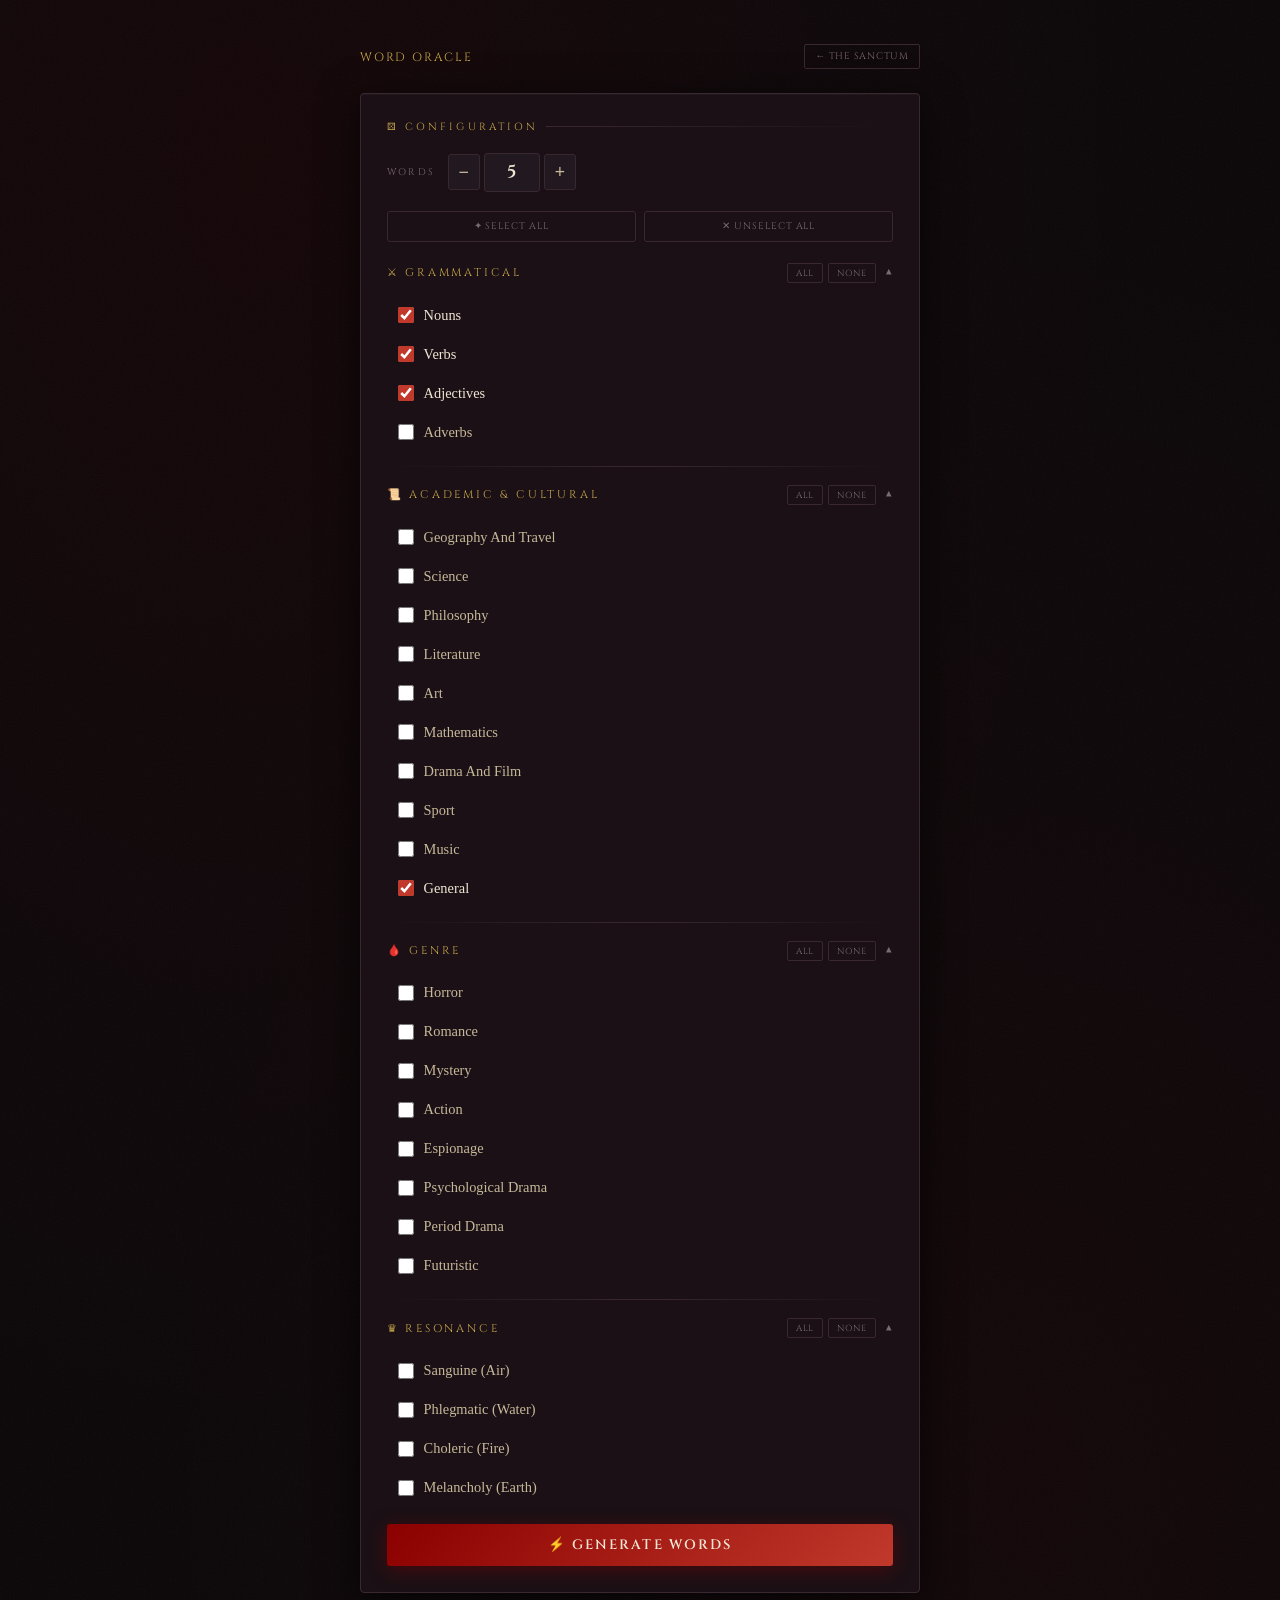
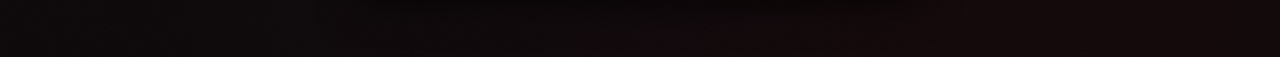
<file: apps/words.html>
<!DOCTYPE html>
<html lang="en">
<head>
<meta charset="UTF-8">
<meta name="viewport" content="width=device-width, initial-scale=1.0, user-scalable=no">
<title>Word Oracle — Vampire: the Masquerade</title>
<link rel="stylesheet" href="../shared/style.css">
<style>
  .count-row {
    display: flex;
    align-items: center;
    gap: 0.75rem;
    margin-bottom: 1.2rem;
  }
  .count-label {
    font-family: 'Cinzel', serif;
    font-size: 0.6rem;
    letter-spacing: 0.25em;
    text-transform: uppercase;
    color: var(--text-dim);
    flex-shrink: 0;
  }

  .master-row {
    display: flex;
    gap: 0.5rem;
    margin-bottom: 1.2rem;
  }
  .master-btn {
    flex: 1;
    padding: 8px 4px;
    font-family: 'Cinzel', serif;
    font-size: 0.6rem;
    letter-spacing: 0.1em;
    text-transform: uppercase;
    background: transparent;
    border: 1px solid var(--border);
    border-radius: 3px;
    color: var(--text-dim);
    cursor: pointer;
    transition: all 0.15s;
    -webkit-tap-highlight-color: transparent;
    touch-action: manipulation;
  }
  .master-btn:hover  { border-color: var(--gold); color: var(--gold); }
  .master-btn:active { transform: scale(0.96); }

  .section-header {
    display: flex;
    align-items: center;
    justify-content: space-between;
    margin-bottom: 0.8rem;
    cursor: pointer;
    -webkit-tap-highlight-color: transparent;
    touch-action: manipulation;
    padding: 2px 0;
  }
  .section-name {
    font-family: 'Cinzel', serif;
    font-size: 0.7rem;
    letter-spacing: 0.25em;
    text-transform: uppercase;
    color: var(--gold);
    display: flex;
    align-items: center;
    gap: 0.5rem;
  }
  .section-arrow {
    font-size: 0.6rem;
    color: var(--text-dim);
    transition: transform 0.2s;
  }
  .section-arrow.open { transform: rotate(180deg); }

  .section-mini-btns { display: flex; gap: 5px; }
  .mini-btn {
    font-family: 'Cinzel', serif;
    font-size: 0.55rem;
    letter-spacing: 0.1em;
    text-transform: uppercase;
    padding: 3px 8px;
    background: transparent;
    border: 1px solid var(--border);
    border-radius: 2px;
    color: var(--text-dim);
    cursor: pointer;
    transition: all 0.15s;
    -webkit-tap-highlight-color: transparent;
    touch-action: manipulation;
  }
  .mini-btn:hover  { border-color: var(--gold); color: var(--gold); }
  .mini-btn:active { transform: scale(0.95); }

  .checkbox-group {
    display: flex;
    flex-direction: column;
    gap: 4px;
    overflow: hidden;
    transition: max-height 0.25s ease, opacity 0.2s;
    max-height: 600px;
    opacity: 1;
    margin-bottom: 0.4rem;
  }
  .checkbox-group.collapsed { max-height: 0; opacity: 0; }

  .checkbox-label {
    display: flex;
    align-items: center;
    cursor: pointer;
    padding: 8px 10px;
    border: 1px solid transparent;
    border-radius: 3px;
    transition: background 0.15s, border-color 0.15s;
    -webkit-tap-highlight-color: transparent;
    touch-action: manipulation;
  }
  .checkbox-label:hover { background: rgba(139,0,0,0.08); border-color: rgba(139,0,0,0.2); }
  .checkbox-label input[type="checkbox"] {
    margin-right: 10px;
    width: 16px; height: 16px;
    cursor: pointer;
    accent-color: var(--blood-light);
    flex-shrink: 0;
  }
  .checkbox-label span {
    font-family: 'IM Fell English', serif;
    color: var(--ivory-dim);
    font-size: 0.9rem;
    text-transform: capitalize;
  }
  .checkbox-label:has(input:checked) span { color: var(--ivory); }

  .word-tags { display: flex; flex-wrap: wrap; gap: 8px; }
  .word-tag {
    font-family: 'Cinzel', serif;
    font-size: 0.75rem;
    letter-spacing: 0.08em;
    color: var(--gold);
    border: 1px solid rgba(201,168,76,0.35);
    background: rgba(201,168,76,0.06);
    padding: 6px 14px;
    border-radius: 20px;
    animation: tagIn 0.2s ease both;
  }
  @keyframes tagIn {
    from { opacity: 0; transform: scale(0.85); }
    to   { opacity: 1; transform: scale(1); }
  }

  .copy-text {
    font-family: 'IM Fell English', serif;
    font-style: italic;
    font-size: 0.8rem;
    color: var(--text-dim);
    margin-top: 0.8rem;
    padding: 0.6rem 0.8rem;
    border: 1px solid var(--border);
    border-radius: 3px;
    background: var(--panel-light);
    word-break: break-word;
    line-height: 1.5;
  }
  .btn-copy {
    width: 100%;
    background: var(--panel-light);
    border: 1px solid var(--border);
    border-radius: 3px;
    color: var(--ivory-dim);
    font-family: 'Cinzel', serif;
    font-size: 0.72rem;
    letter-spacing: 0.1em;
    padding: 0.65rem;
    margin-top: 0.6rem;
    cursor: pointer;
    transition: all 0.15s;
    -webkit-tap-highlight-color: transparent;
    touch-action: manipulation;
  }
  .btn-copy:hover  { border-color: var(--gold); color: var(--gold); }
  .btn-copy.copied { border-color: var(--green-dim); color: var(--green); }
</style>
</head>
<body>
<div class="page">

  <nav class="back-nav">
    <span class="back-nav-title">Word Oracle</span>
    <a class="back-btn" href="../index.html">← The Sanctum</a>
  </nav>

  <div class="card">
    <div class="card-title">⚄ Configuration</div>
    <div class="loading" id="loading-msg">Gathering the lexicon…</div>

    <div id="app-content" style="display:none">
      <div class="count-row">
        <span class="count-label">Words</span>
        <div class="stepper">
          <button class="step-btn" onclick="adjust(-1)">−</button>
          <input type="number" id="wordCount" min="1" max="10" value="5">
          <button class="step-btn" onclick="adjust(1)">+</button>
        </div>
      </div>

      <div class="master-row">
        <button class="master-btn" onclick="masterSelect(true)">✦ Select All</button>
        <button class="master-btn" onclick="masterSelect(false)">✕ Unselect All</button>
      </div>

      <div id="sections-container"></div>

      <button class="btn btn-primary" onclick="generate()" style="margin-top:1.2rem">⚡ Generate Words</button>
    </div>
  </div>

  <div class="card animate-in" id="results-card" style="display:none; margin-top:1rem;">
    <div class="card-title">✦ Generated Words</div>
    <div id="word-output"></div>
    <div id="copy-block" style="display:none">
      <div class="copy-text" id="copy-text"></div>
      <button class="btn-copy" id="copy-btn" onclick="copyWords()">📋 Copy to Clipboard</button>
    </div>
  </div>

</div>
<script>
// Section configuration: key in JSON file → display label, icon, default checked categories
const SECTIONS = [
  { file: 'words-grammatical.json', key: 'grammatical',          label: 'Grammatical',          icon: '⚔', defaults: ['nouns','verbs','adjectives'] },
  { file: 'words-academic.json',    key: 'academic and cultural', label: 'Academic & Cultural',  icon: '📜', defaults: ['general'] },
  { file: 'words-genre.json',       key: 'genre',                 label: 'Genre',                icon: '🩸', defaults: [] },
  { file: 'words-resonance.json',   key: 'resonance',             label: 'Resonance',            icon: '♛', defaults: [] },
];

const RESONANCE_LABELS = {
  sanguine:   'Sanguine (air)',
  phlegmatic: 'Phlegmatic (water)',
  choleric:   'Choleric (fire)',
  melancholy: 'Melancholy (earth)',
};

let wordLists  = {};
let lastWords  = [];
let sectionsLoaded = 0;

function haptic(t) {
  if (!navigator.vibrate) return;
  if (t === 'generate') navigator.vibrate([10,30,20]);
  else if (t === 'copy') navigator.vibrate([15,20,15]);
  else navigator.vibrate(t === 'check' ? 6 : 8);
}

// Load all section JSON files in parallel
Promise.all(
  SECTIONS.map(s =>
    fetch('../data/' + s.file)
      .then(r => r.json())
      .then(data => { wordLists[s.key] = data; })
  )
).then(() => {
  document.getElementById('loading-msg').style.display = 'none';
  document.getElementById('app-content').style.display = '';
  buildUI();
}).catch(() => {
  document.getElementById('loading-msg').textContent = 'Failed to load word lists. Please refresh.';
});

function buildUI() {
  const container = document.getElementById('sections-container');
  SECTIONS.forEach((section, idx) => {
    const data = wordLists[section.key];
    const categories = Object.keys(data);
    const sectionKey = section.key;
    const groupId = 'group-' + idx;
    const arrowId = 'arrow-' + idx;

    const wrapper = document.createElement('div');

    // Section header
    const header = document.createElement('div');
    header.className = 'section-header';
    header.innerHTML =
      '<span class="section-name">' + section.icon + ' ' + section.label + '</span>' +
      '<div style="display:flex;align-items:center;gap:8px">' +
      '<div class="section-mini-btns" onclick="event.stopPropagation()">' +
      '<button class="mini-btn" onclick="sectionSelect(' + idx + ',true)">All</button>' +
      '<button class="mini-btn" onclick="sectionSelect(' + idx + ',false)">None</button>' +
      '</div>' +
      '<span class="section-arrow open" id="' + arrowId + '">▼</span>' +
      '</div>';
    header.addEventListener('click', () => toggleSection(idx));
    wrapper.appendChild(header);

    // Checkbox group
    const group = document.createElement('div');
    group.className = 'checkbox-group';
    group.id = groupId;

    categories.forEach(cat => {
      const label = document.createElement('label');
      label.className = 'checkbox-label';
      const cb = document.createElement('input');
      cb.type = 'checkbox';
      cb.dataset.section = sectionKey;
      cb.dataset.category = cat;
      cb.checked = section.defaults.includes(cat);
      cb.addEventListener('change', () => haptic('check'));
      const span = document.createElement('span');
      span.textContent = RESONANCE_LABELS[cat] || cat;
      label.appendChild(cb);
      label.appendChild(span);
      group.appendChild(label);
    });
    wrapper.appendChild(group);

    // Divider (not after last section)
    if (idx < SECTIONS.length - 1) {
      const div = document.createElement('div');
      div.className = 'divider';
      div.style.margin = '1rem 0';
      wrapper.appendChild(div);
    }

    container.appendChild(wrapper);
  });
}

function toggleSection(idx) {
  haptic('toggle');
  document.getElementById('group-' + idx).classList.toggle('collapsed');
  document.getElementById('arrow-' + idx).classList.toggle('open');
}

function sectionSelect(idx, val) {
  haptic('toggle');
  const sectionKey = SECTIONS[idx].key;
  document.querySelectorAll('input[data-section="' + sectionKey + '"]')
    .forEach(cb => cb.checked = val);
}

function masterSelect(val) {
  haptic('toggle');
  document.querySelectorAll('input[type="checkbox"][data-section]')
    .forEach(cb => cb.checked = val);
}

function adjust(delta) {
  haptic('check');
  const el = document.getElementById('wordCount');
  el.value = Math.max(1, Math.min(10, parseInt(el.value||5) + delta));
}

function generate() {
  haptic('generate');
  const count = parseInt(document.getElementById('wordCount').value) || 5;
  const checked = document.querySelectorAll('input[type="checkbox"]:checked');

  const resultsCard = document.getElementById('results-card');
  resultsCard.style.display = '';

  if (checked.length === 0) {
    document.getElementById('word-output').innerHTML = '<div class="loading">Please select at least one category.</div>';
    document.getElementById('copy-block').style.display = 'none';
    return;
  }

  const pool = [];
  checked.forEach(cb => {
    const sectionData = wordLists[cb.dataset.section];
    if (sectionData && sectionData[cb.dataset.category]) {
      pool.push(...sectionData[cb.dataset.category]);
    }
  });

  const unique = [...new Set(pool)].sort(() => Math.random() - 0.5);
  lastWords = unique.slice(0, Math.min(count, unique.length));

  document.getElementById('word-output').innerHTML =
    '<div class="word-tags">' +
    lastWords.map((w,i) => '<span class="word-tag" style="animation-delay:'+i*35+'ms">'+w+'</span>').join('') +
    '</div>';

  document.getElementById('copy-text').textContent = lastWords.join(', ');
  document.getElementById('copy-block').style.display = '';
  const copyBtn = document.getElementById('copy-btn');
  copyBtn.textContent = '📋 Copy to Clipboard';
  copyBtn.classList.remove('copied');

  resultsCard.scrollIntoView({behavior:'smooth', block:'nearest'});
}

function copyWords() {
  haptic('copy');
  navigator.clipboard.writeText(lastWords.join(', ')).then(() => {
    const btn = document.getElementById('copy-btn');
    btn.textContent = '✓ Copied to Clipboard';
    btn.classList.add('copied');
    setTimeout(() => {
      btn.textContent = '📋 Copy to Clipboard';
      btn.classList.remove('copied');
    }, 2000);
  });
}
</script>
</body>
</html>
</file>
<file: shared/style.css>
/* ============================================================
   The Sanctum — Shared Stylesheet
   Vampire: the Masquerade 5th Edition Tools
   ============================================================ */

/* ── Google Fonts ── */
@import url('https://fonts.googleapis.com/css2?family=Cinzel+Decorative:wght@700;900&family=Cinzel:wght@400;600&family=Cormorant+Garamond:ital,wght@0,300;0,400;0,600;1,300;1,400&family=Courier+Prime:ital@0;1&family=IM+Fell+English:ital@0;1&display=swap');

/* ── Design Tokens ── */
:root {
  --blood:        #8b0000;
  --blood-light:  #c0392b;
  --blood-pale:   #3d0000;
  --gold:         #c9a84c;
  --gold-light:   #e8c97e;
  --ivory:        #f0e6d3;
  --ivory-dim:    #c8b99a;
  --shadow:       #0a0608;
  --dark:         #110c0e;
  --panel:        #1a1015;
  --panel-light:  #221820;
  --border:       #3a2830;
  --hunger:       #e74c3c;
  --text-dim:     #7a6a72;
  --green:        #2ecc71;
  --green-dim:    #27ae60;
}

/* ── Reset ── */
*, *::before, *::after { box-sizing: border-box; margin: 0; padding: 0; }
html { scroll-behavior: smooth; }

/* ── Body ── */
body {
  background: var(--shadow);
  color: var(--ivory);
  font-family: 'IM Fell English', Georgia, serif;
  min-height: 100vh;
  background-image:
    radial-gradient(ellipse at 20% 10%, rgba(139,0,0,0.08) 0%, transparent 60%),
    radial-gradient(ellipse at 80% 90%, rgba(139,0,0,0.06) 0%, transparent 60%),
    url("data:image/svg+xml,%3Csvg xmlns='http://www.w3.org/2000/svg' width='300' height='300'%3E%3Cfilter id='noise'%3E%3CfeTurbulence type='fractalNoise' baseFrequency='0.9' numOctaves='4' stitchTiles='stitch'/%3E%3CfeColorMatrix type='saturate' values='0'/%3E%3C/filter%3E%3Crect width='300' height='300' filter='url(%23noise)' opacity='0.04'/%3E%3C/svg%3E");
  overflow-x: hidden;
}

/* ── Page wrapper ── */
.page {
  display: flex;
  flex-direction: column;
  align-items: center;
  padding: 2rem 1rem 4rem;
}

/* ── Header ── */
.site-header {
  text-align: center;
  margin-bottom: 2.5rem;
  width: 100%;
  max-width: 560px;
}
.site-header::after {
  content: '';
  display: block;
  width: 200px;
  height: 1px;
  background: linear-gradient(90deg, transparent, var(--gold), transparent);
  margin: 1rem auto 0;
}
.title-sub {
  font-family: 'Cinzel', serif;
  font-size: 0.7rem;
  letter-spacing: 0.35em;
  color: var(--gold);
  text-transform: uppercase;
  margin-bottom: 0.4rem;
}
h1 {
  font-family: 'Cinzel Decorative', serif;
  font-size: clamp(1.4rem, 5vw, 2.4rem);
  font-weight: 900;
  color: var(--ivory);
  line-height: 1.1;
  text-shadow: 0 0 40px rgba(139,0,0,0.6);
}
h1 span { color: var(--blood-light); }

/* ── Back nav ── */
.back-nav {
  display: flex;
  align-items: center;
  justify-content: space-between;
  width: 100%;
  max-width: 560px;
  padding: 0.75rem 0 1.5rem;
  gap: 0.5rem;
  min-width: 0;
}
.back-nav-title {
  font-family: 'Cinzel', serif;
  font-size: clamp(0.6rem, 3vw, 0.75rem);
  letter-spacing: 0.15em;
  text-transform: uppercase;
  color: var(--gold);
  min-width: 0;
  overflow: hidden;
  text-overflow: ellipsis;
  white-space: nowrap;
}
.back-btn {
  font-family: 'Cinzel', serif;
  font-size: 0.6rem;
  letter-spacing: 0.08em;
  text-transform: uppercase;
  color: var(--text-dim);
  background: transparent;
  border: 1px solid var(--border);
  border-radius: 2px;
  padding: 5px 10px;
  cursor: pointer;
  text-decoration: none;
  transition: all 0.15s;
  -webkit-tap-highlight-color: transparent;
  touch-action: manipulation;
  flex-shrink: 0;
  white-space: nowrap;
}
.back-btn:hover  { border-color: var(--blood-light); color: var(--hunger); }
.back-btn:active { transform: scale(0.95); }

/* ── Card ── */
.card {
  background: var(--panel);
  border: 1px solid var(--border);
  border-radius: 4px;
  padding: 1.6rem;
  width: 100%;
  max-width: 560px;
  box-shadow: 0 8px 40px rgba(0,0,0,0.7), inset 0 1px 0 rgba(255,255,255,0.03);
  position: relative;
}
.card + .card { margin-top: 1rem; }

.card-title {
  font-family: 'Cinzel', serif;
  font-size: 0.65rem;
  letter-spacing: 0.3em;
  color: var(--gold);
  text-transform: uppercase;
  margin-bottom: 1.2rem;
  display: flex;
  align-items: center;
  gap: 0.5rem;
}
.card-title::after {
  content: '';
  flex: 1;
  height: 1px;
  background: linear-gradient(90deg, var(--border), transparent);
}

/* ── Divider ── */
.divider {
  height: 1px;
  background: linear-gradient(90deg, transparent, var(--border), transparent);
  margin: 0.8rem 0;
}

/* ── Buttons ── */
.btn {
  border: none;
  border-radius: 3px;
  cursor: pointer;
  font-family: 'Cinzel', serif;
  font-size: 0.8rem;
  letter-spacing: 0.1em;
  padding: 0.75rem 1.2rem;
  transition: all 0.15s;
  display: flex;
  align-items: center;
  justify-content: center;
  gap: 0.5rem;
  -webkit-tap-highlight-color: transparent;
  touch-action: manipulation;
}
.btn:active { transform: scale(0.97); }

.btn-primary {
  width: 100%;
  background: linear-gradient(135deg, var(--blood) 0%, var(--blood-light) 100%);
  color: var(--ivory);
  text-transform: uppercase;
  letter-spacing: 0.15em;
  font-size: 0.85rem;
  font-weight: 600;
  box-shadow: 0 4px 20px rgba(139,0,0,0.4);
}
.btn-primary:hover  { box-shadow: 0 4px 28px rgba(192,57,43,0.6); filter: brightness(1.1); }
.btn-primary:active { box-shadow: 0 2px 10px rgba(139,0,0,0.5); }

.btn-secondary {
  background: var(--panel-light);
  border: 1px solid var(--border);
  color: var(--ivory-dim);
}
.btn-secondary:hover  { border-color: var(--gold); color: var(--gold); }
.btn-secondary:active { border-color: var(--blood); color: var(--hunger); }

/* ── Stepper ── */
.stepper {
  display: flex;
  align-items: center;
  gap: 4px;
}
.stepper input {
  flex: 1;
  background: var(--panel-light);
  border: 1px solid var(--border);
  border-radius: 3px;
  color: var(--ivory);
  font-family: 'Cinzel', serif;
  font-size: 1.1rem;
  font-weight: 600;
  text-align: center;
  padding: 0.4rem 0.2rem;
  -moz-appearance: textfield;
  appearance: textfield;
}
.stepper input::-webkit-outer-spin-button,
.stepper input::-webkit-inner-spin-button { -webkit-appearance: none; }
.stepper input:focus { outline: none; border-color: var(--gold); }

.step-btn {
  background: var(--panel-light);
  border: 1px solid var(--border);
  border-radius: 3px;
  color: var(--ivory-dim);
  cursor: pointer;
  width: 32px;
  height: 36px;
  display: flex;
  align-items: center;
  justify-content: center;
  font-size: 1.1rem;
  transition: background 0.15s, color 0.15s, border-color 0.15s;
  flex-shrink: 0;
  -webkit-tap-highlight-color: transparent;
  touch-action: manipulation;
}
.step-btn:hover  { background: var(--border); color: var(--gold); border-color: var(--gold); }
.step-btn:active { transform: scale(0.93); }

/* ── Badges ── */
.badges { display: flex; flex-wrap: wrap; gap: 0.4rem; margin-top: 0.6rem; }
.badge {
  font-family: 'Cinzel', serif;
  font-size: 0.6rem;
  letter-spacing: 0.1em;
  padding: 0.2rem 0.6rem;
  border-radius: 20px;
  border: 1px solid;
  text-transform: uppercase;
}
.badge-neutral { border-color: var(--border);                color: var(--text-dim); }
.badge-gold    { border-color: rgba(201,168,76,0.5);         color: var(--gold);     background: rgba(201,168,76,0.08); }
.badge-green   { border-color: rgba(46,204,113,0.4);         color: var(--green);    background: rgba(46,204,113,0.06); }

/* ── Loading state ── */
.loading {
  font-family: 'IM Fell English', serif;
  font-style: italic;
  color: var(--text-dim);
  text-align: center;
  padding: 2rem 0;
  font-size: 0.95rem;
}

/* ── Animations ── */
@keyframes fadeSlide {
  from { opacity: 0; transform: translateY(10px); }
  to   { opacity: 1; transform: translateY(0); }
}
.animate-in { animation: fadeSlide 0.25s ease both; }
</file>
